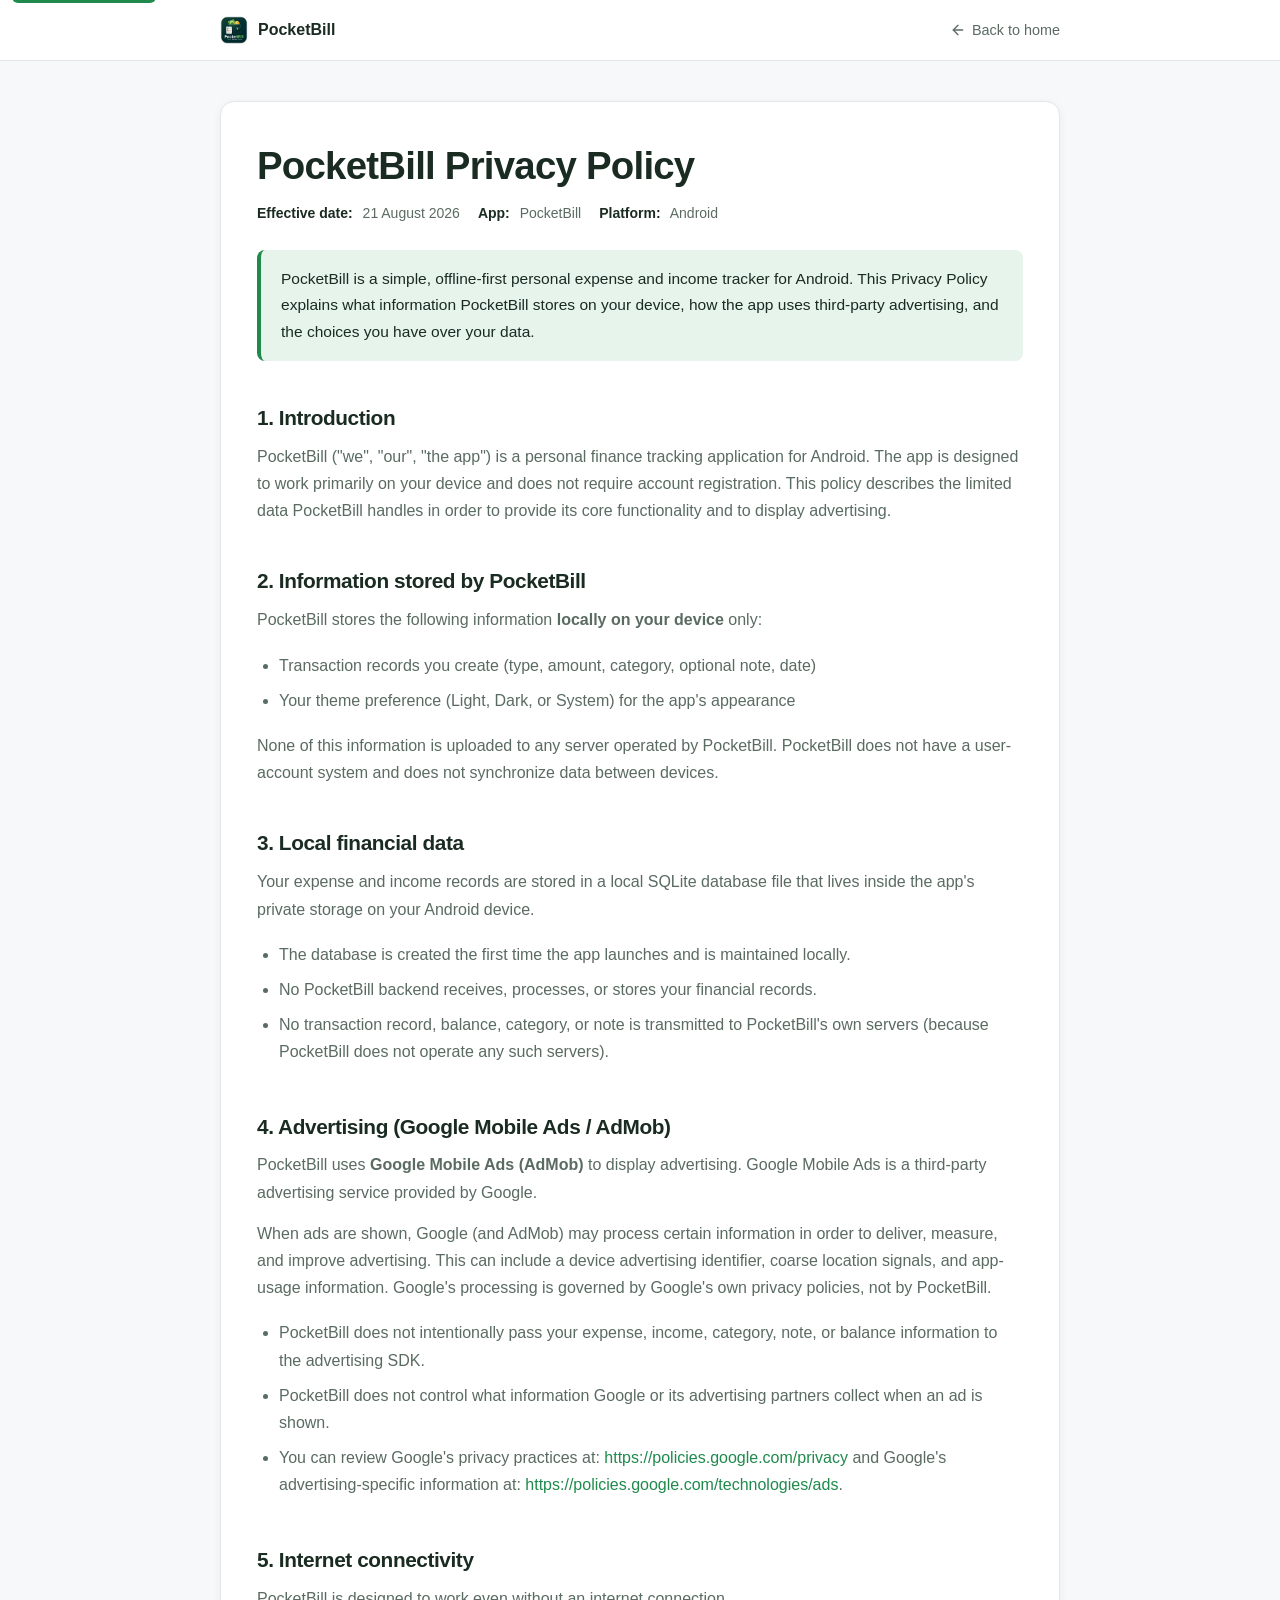
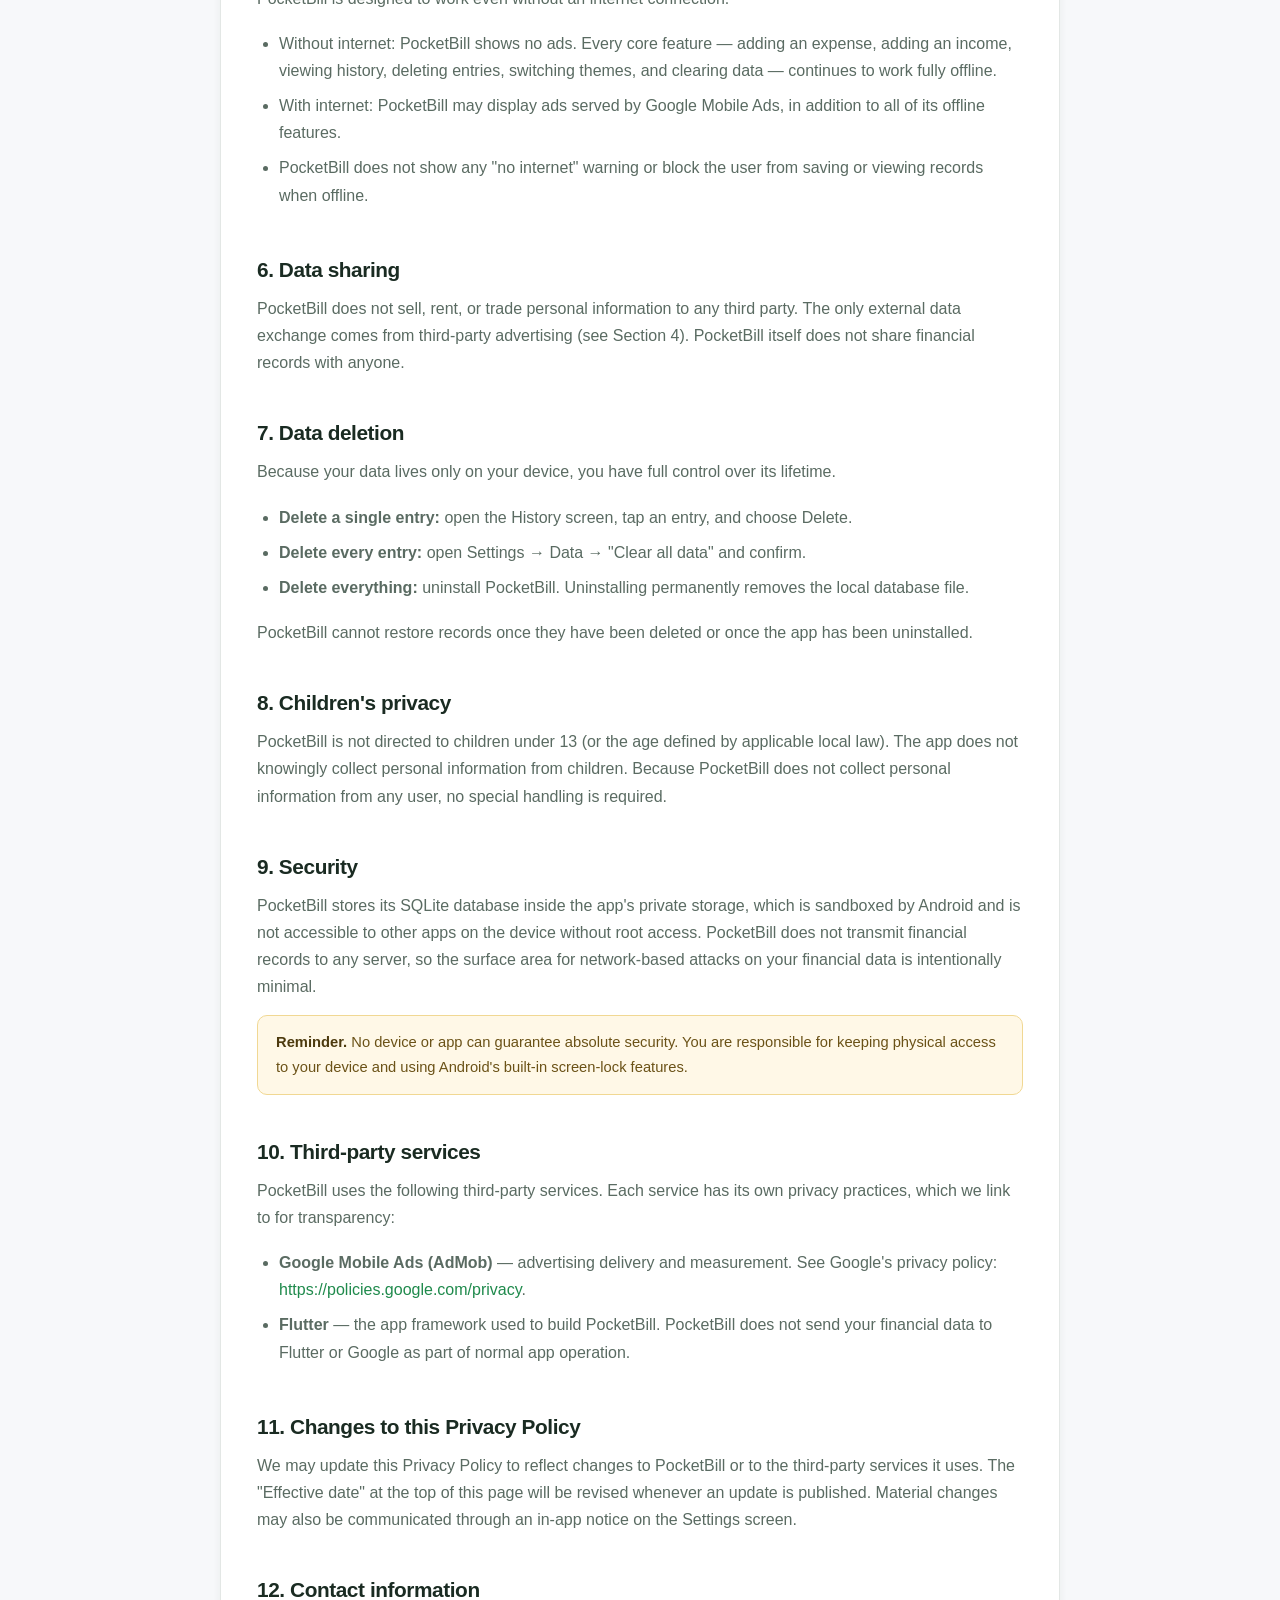
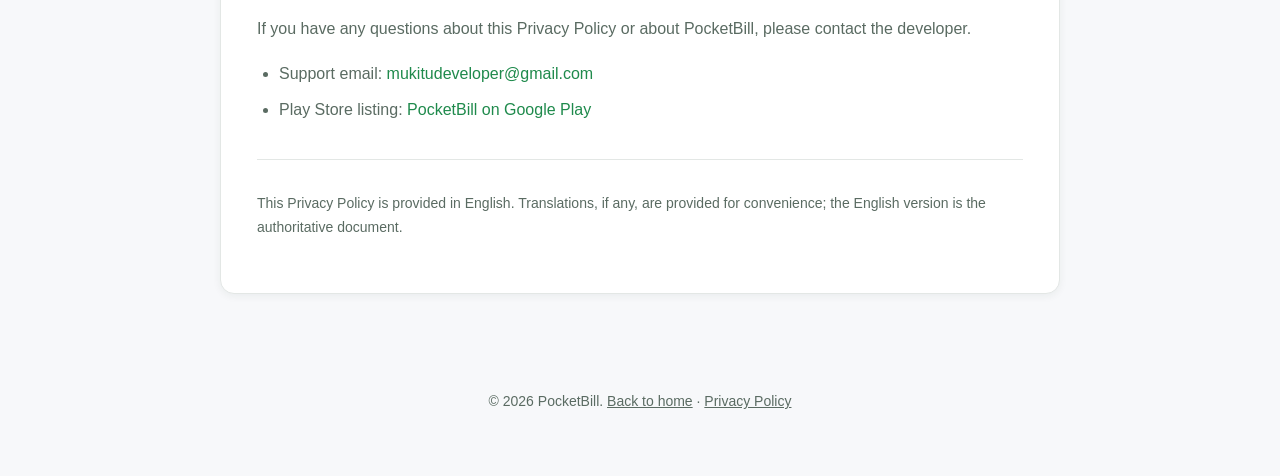
<file: privacy-policy.html>
<!DOCTYPE html>
<html lang="en">
<head>
  <meta charset="UTF-8" />
  <meta name="viewport" content="width=device-width, initial-scale=1.0" />
  <title>PocketBill Privacy Policy</title>
  <meta name="description" content="Privacy Policy for PocketBill — a simple offline expense and income tracker." />
  <meta name="robots" content="index, follow" />
  <meta name="theme-color" content="#1F8A4C" />

  <meta property="og:type" content="website" />
  <meta property="og:title" content="PocketBill Privacy Policy" />
  <meta property="og:description" content="How PocketBill handles your financial records, local storage, and advertising." />

  <link rel="icon" type="image/png" href="assets/icon.png" />
  <link rel="stylesheet" href="privacy.css" />
</head>
<body>

  <a href="#policy" class="skip-link">Skip to content</a>

  <header class="privacy-header" role="banner">
    <div class="privacy-header-inner">
      <a class="brand" href="index.html" aria-label="PocketBill home">
        <img src="assets/icon.png" alt="" width="28" height="28" />
        <span>PocketBill</span>
      </a>
      <a class="back-link" href="index.html" aria-label="Back to PocketBill home">
        <svg width="16" height="16" viewBox="0 0 24 24" fill="none" stroke="currentColor" stroke-width="2" stroke-linecap="round" stroke-linejoin="round" aria-hidden="true">
          <line x1="19" y1="12" x2="5" y2="12"></line>
          <polyline points="12 19 5 12 12 5"></polyline>
        </svg>
        Back to home
      </a>
    </div>
  </header>

  <main id="policy" class="container">
    <article class="policy-card">
      <h1>PocketBill Privacy Policy</h1>

      <div class="policy-meta">
        <span><strong>Effective date:</strong> 21 August 2026</span>
        <span><strong>App:</strong> PocketBill</span>
        <span><strong>Platform:</strong> Android</span>
      </div>

      <div class="policy-intro">
        <p>PocketBill is a simple, offline-first personal expense and income tracker for Android. This Privacy Policy explains what information PocketBill stores on your device, how the app uses third-party advertising, and the choices you have over your data.</p>
      </div>

      <h2>1. Introduction</h2>
      <p>PocketBill ("we", "our", "the app") is a personal finance tracking application for Android. The app is designed to work primarily on your device and does not require account registration. This policy describes the limited data PocketBill handles in order to provide its core functionality and to display advertising.</p>

      <h2>2. Information stored by PocketBill</h2>
      <p>PocketBill stores the following information <strong>locally on your device</strong> only:</p>
      <ul>
        <li>Transaction records you create (type, amount, category, optional note, date)</li>
        <li>Your theme preference (Light, Dark, or System) for the app's appearance</li>
      </ul>
      <p>None of this information is uploaded to any server operated by PocketBill. PocketBill does not have a user-account system and does not synchronize data between devices.</p>

      <h2>3. Local financial data</h2>
      <p>Your expense and income records are stored in a local SQLite database file that lives inside the app's private storage on your Android device.</p>
      <ul>
        <li>The database is created the first time the app launches and is maintained locally.</li>
        <li>No PocketBill backend receives, processes, or stores your financial records.</li>
        <li>No transaction record, balance, category, or note is transmitted to PocketBill's own servers (because PocketBill does not operate any such servers).</li>
      </ul>

      <h2>4. Advertising (Google Mobile Ads / AdMob)</h2>
      <p>PocketBill uses <strong>Google Mobile Ads (AdMob)</strong> to display advertising. Google Mobile Ads is a third-party advertising service provided by Google.</p>
      <p>When ads are shown, Google (and AdMob) may process certain information in order to deliver, measure, and improve advertising. This can include a device advertising identifier, coarse location signals, and app-usage information. Google's processing is governed by Google's own privacy policies, not by PocketBill.</p>
      <ul>
        <li>PocketBill does not intentionally pass your expense, income, category, note, or balance information to the advertising SDK.</li>
        <li>PocketBill does not control what information Google or its advertising partners collect when an ad is shown.</li>
        <li>You can review Google's privacy practices at: <a href="https://policies.google.com/privacy" target="_blank" rel="noopener noreferrer">https://policies.google.com/privacy</a> and Google's advertising-specific information at: <a href="https://policies.google.com/technologies/ads" target="_blank" rel="noopener noreferrer">https://policies.google.com/technologies/ads</a>.</li>
      </ul>

      <h2>5. Internet connectivity</h2>
      <p>PocketBill is designed to work even without an internet connection.</p>
      <ul>
        <li>Without internet: PocketBill shows no ads. Every core feature — adding an expense, adding an income, viewing history, deleting entries, switching themes, and clearing data — continues to work fully offline.</li>
        <li>With internet: PocketBill may display ads served by Google Mobile Ads, in addition to all of its offline features.</li>
        <li>PocketBill does not show any "no internet" warning or block the user from saving or viewing records when offline.</li>
      </ul>

      <h2>6. Data sharing</h2>
      <p>PocketBill does not sell, rent, or trade personal information to any third party. The only external data exchange comes from third-party advertising (see Section 4). PocketBill itself does not share financial records with anyone.</p>

      <h2>7. Data deletion</h2>
      <p>Because your data lives only on your device, you have full control over its lifetime.</p>
      <ul>
        <li><strong>Delete a single entry:</strong> open the History screen, tap an entry, and choose Delete.</li>
        <li><strong>Delete every entry:</strong> open Settings → Data → "Clear all data" and confirm.</li>
        <li><strong>Delete everything:</strong> uninstall PocketBill. Uninstalling permanently removes the local database file.</li>
      </ul>
      <p>PocketBill cannot restore records once they have been deleted or once the app has been uninstalled.</p>

      <h2>8. Children's privacy</h2>
      <p>PocketBill is not directed to children under 13 (or the age defined by applicable local law). The app does not knowingly collect personal information from children. Because PocketBill does not collect personal information from any user, no special handling is required.</p>

      <h2>9. Security</h2>
      <p>PocketBill stores its SQLite database inside the app's private storage, which is sandboxed by Android and is not accessible to other apps on the device without root access. PocketBill does not transmit financial records to any server, so the surface area for network-based attacks on your financial data is intentionally minimal.</p>
      <div class="callout">
        <strong>Reminder.</strong> No device or app can guarantee absolute security. You are responsible for keeping physical access to your device and using Android's built-in screen-lock features.
      </div>

      <h2>10. Third-party services</h2>
      <p>PocketBill uses the following third-party services. Each service has its own privacy practices, which we link to for transparency:</p>
      <ul>
        <li><strong>Google Mobile Ads (AdMob)</strong> — advertising delivery and measurement. See Google's privacy policy: <a href="https://policies.google.com/privacy" target="_blank" rel="noopener noreferrer">https://policies.google.com/privacy</a>.</li>
        <li><strong>Flutter</strong> — the app framework used to build PocketBill. PocketBill does not send your financial data to Flutter or Google as part of normal app operation.</li>
      </ul>

      <h2>11. Changes to this Privacy Policy</h2>
      <p>We may update this Privacy Policy to reflect changes to PocketBill or to the third-party services it uses. The "Effective date" at the top of this page will be revised whenever an update is published. Material changes may also be communicated through an in-app notice on the Settings screen.</p>

      <h2>12. Contact information</h2>
      <p>If you have any questions about this Privacy Policy or about PocketBill, please contact the developer.</p>
      <ul>
        <li>Support email: <a href="mailto:mukitudeveloper@gmail.com">mukitudeveloper@gmail.com</a></li>
        <li>Play Store listing: <a href="https://play.google.com/store/apps/details?id=com.pocketbill.pocketbill" target="_blank" rel="noopener noreferrer">PocketBill on Google Play</a></li>
      </ul>

      <hr style="border: 0; border-top: 1px solid var(--border); margin: 32px 0;" />

      <p style="font-size: 0.875rem;">This Privacy Policy is provided in English. Translations, if any, are provided for convenience; the English version is the authoritative document.</p>
    </article>
  </main>

  <footer class="footer">
    <p>© <span data-year>2026</span> PocketBill. <a href="index.html">Back to home</a> · <a href="privacy-policy.html">Privacy Policy</a></p>
  </footer>

  <script>
    (function () {
      var y = document.querySelector('[data-year]');
      if (y) y.textContent = String(new Date().getFullYear());
    })();
  </script>
</body>
</html>
</file>
<file: privacy.css>
/* ==========================================================================
   PocketBill — Privacy Policy Page Styles
   ========================================================================== */

:root {
  --brand: #1F8A4C;
  --brand-dark: #166d3a;
  --brand-light: #e7f4ec;
  --bg: #ffffff;
  --bg-alt: #f7f8fa;
  --surface: #ffffff;
  --border: #e3e7e5;
  --text: #1a2b22;
  --text-muted: #5a6b62;
  --shadow-sm: 0 2px 8px rgba(15, 50, 30, 0.06);
  --radius: 14px;
  --maxw: 880px;
  --font: -apple-system, BlinkMacSystemFont, "Segoe UI", Roboto, "Helvetica Neue", Arial, sans-serif;
}

* {
  box-sizing: border-box;
}

html {
  scroll-behavior: smooth;
  -webkit-text-size-adjust: 100%;
}

body {
  margin: 0;
  font-family: var(--font);
  font-size: 16px;
  line-height: 1.7;
  color: var(--text);
  background: var(--bg-alt);
  -webkit-font-smoothing: antialiased;
  -moz-osx-font-smoothing: grayscale;
}

img {
  max-width: 100%;
  height: auto;
  display: block;
}

a {
  color: var(--brand);
  text-decoration: none;
  transition: color 150ms ease;
}

a:hover,
a:focus-visible {
  color: var(--brand-dark);
  text-decoration: underline;
}

h1, h2, h3 {
  color: var(--text);
  font-weight: 700;
  letter-spacing: -0.02em;
  line-height: 1.25;
}

h1 { font-size: clamp(1.8rem, 4vw, 2.4rem); margin: 0 0 12px 0; }
h2 { font-size: 1.3rem; margin: 36px 0 12px; padding-top: 8px; }
h3 { font-size: 1.05rem; margin: 24px 0 8px; }

p {
  margin: 0 0 14px 0;
  color: var(--text-muted);
}

ul {
  padding-left: 22px;
  margin: 0 0 14px 0;
  color: var(--text-muted);
}

li {
  padding: 4px 0;
}

/* ------------------------------- Layout ------------------------------- */
.privacy-header {
  background: #ffffff;
  border-bottom: 1px solid var(--border);
  position: sticky;
  top: 0;
  z-index: 10;
  backdrop-filter: blur(8px);
}

.privacy-header-inner {
  max-width: var(--maxw);
  margin: 0 auto;
  padding: 16px 20px;
  display: flex;
  align-items: center;
  justify-content: space-between;
  gap: 16px;
}

.brand {
  display: flex;
  align-items: center;
  gap: 10px;
  font-weight: 700;
  color: var(--text);
}

.brand img {
  width: 28px;
  height: 28px;
  border-radius: 7px;
}

.back-link {
  display: inline-flex;
  align-items: center;
  gap: 6px;
  color: var(--text-muted);
  font-size: 0.9rem;
  font-weight: 500;
}

.back-link:hover,
.back-link:focus-visible {
  color: var(--brand);
}

.container {
  max-width: var(--maxw);
  margin: 0 auto;
  padding: 40px 20px 64px;
}

.policy-card {
  background: var(--surface);
  border: 1px solid var(--border);
  border-radius: var(--radius);
  padding: 40px 36px;
  box-shadow: var(--shadow-sm);
}

.policy-meta {
  display: flex;
  flex-wrap: wrap;
  gap: 18px;
  margin: 0 0 24px 0;
  font-size: 0.875rem;
  color: var(--text-muted);
}

.policy-meta strong {
  color: var(--text);
  font-weight: 600;
  margin-right: 6px;
}

.policy-intro {
  background: var(--brand-light);
  border-left: 4px solid var(--brand);
  border-radius: 8px;
  padding: 16px 20px;
  margin: 0 0 28px 0;
  color: var(--text);
  font-size: 0.97rem;
}

.policy-intro p {
  margin: 0;
  color: var(--text);
}

.callout {
  background: #fff8e7;
  border: 1px solid #f1d893;
  border-radius: 10px;
  padding: 14px 18px;
  margin: 14px 0;
  font-size: 0.92rem;
  color: #6b5217;
}

.callout strong {
  color: #4d3a0e;
}

.footer {
  text-align: center;
  padding: 32px 20px 48px;
  font-size: 0.875rem;
  color: var(--text-muted);
}

.footer a {
  color: var(--text-muted);
  text-decoration: underline;
}

.footer a:hover,
.footer a:focus-visible {
  color: var(--brand);
}

@media (max-width: 640px) {
  .container {
    padding: 24px 16px 48px;
  }
  .policy-card {
    padding: 28px 22px;
    border-radius: 12px;
  }
  .privacy-header-inner {
    padding: 12px 16px;
  }
}

/* Focus styles */
a:focus-visible,
button:focus-visible {
  outline: 2px solid var(--brand);
  outline-offset: 3px;
  border-radius: 4px;
}

.skip-link {
  position: absolute;
  top: -40px;
  left: 12px;
  background: var(--brand);
  color: #fff;
  padding: 8px 14px;
  border-radius: 6px;
  font-weight: 600;
  z-index: 100;
  transition: top 150ms ease;
}

.skip-link:focus-visible {
  top: 12px;
  color: #fff;
}
</file>
